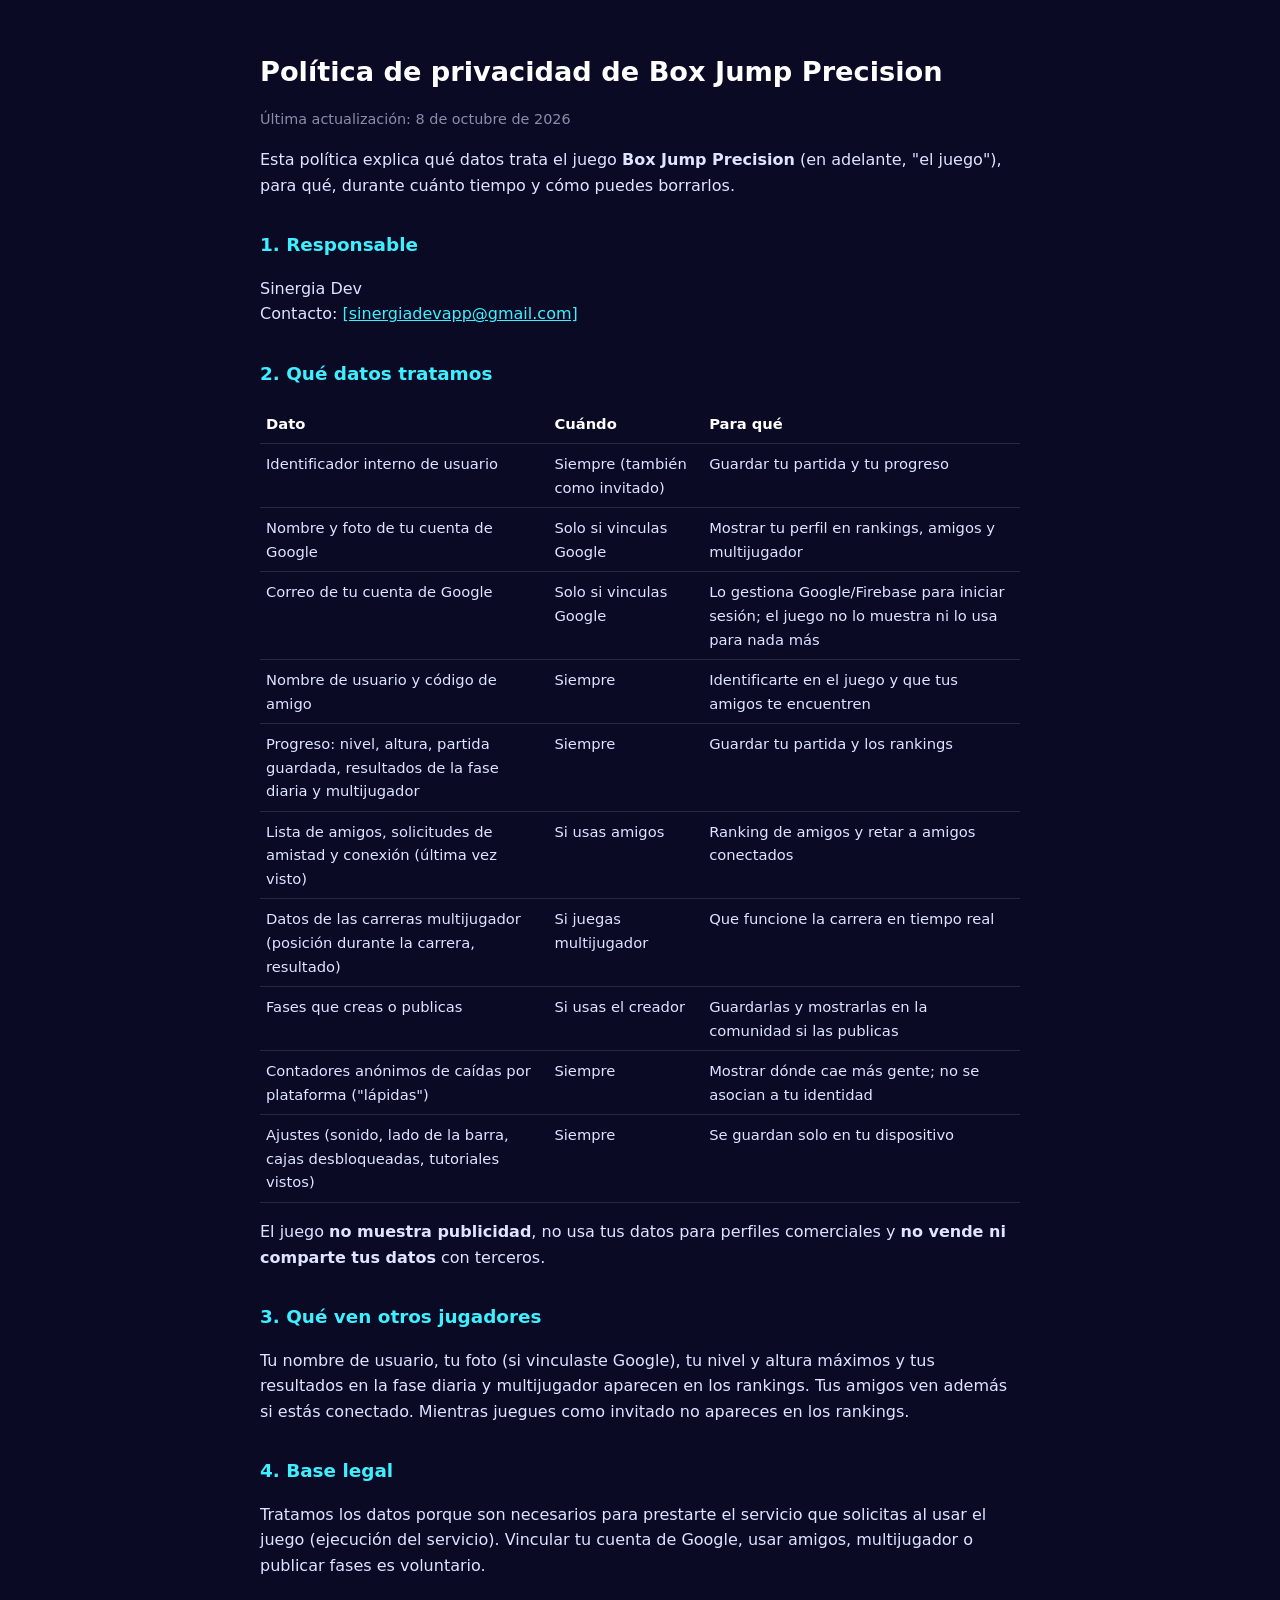
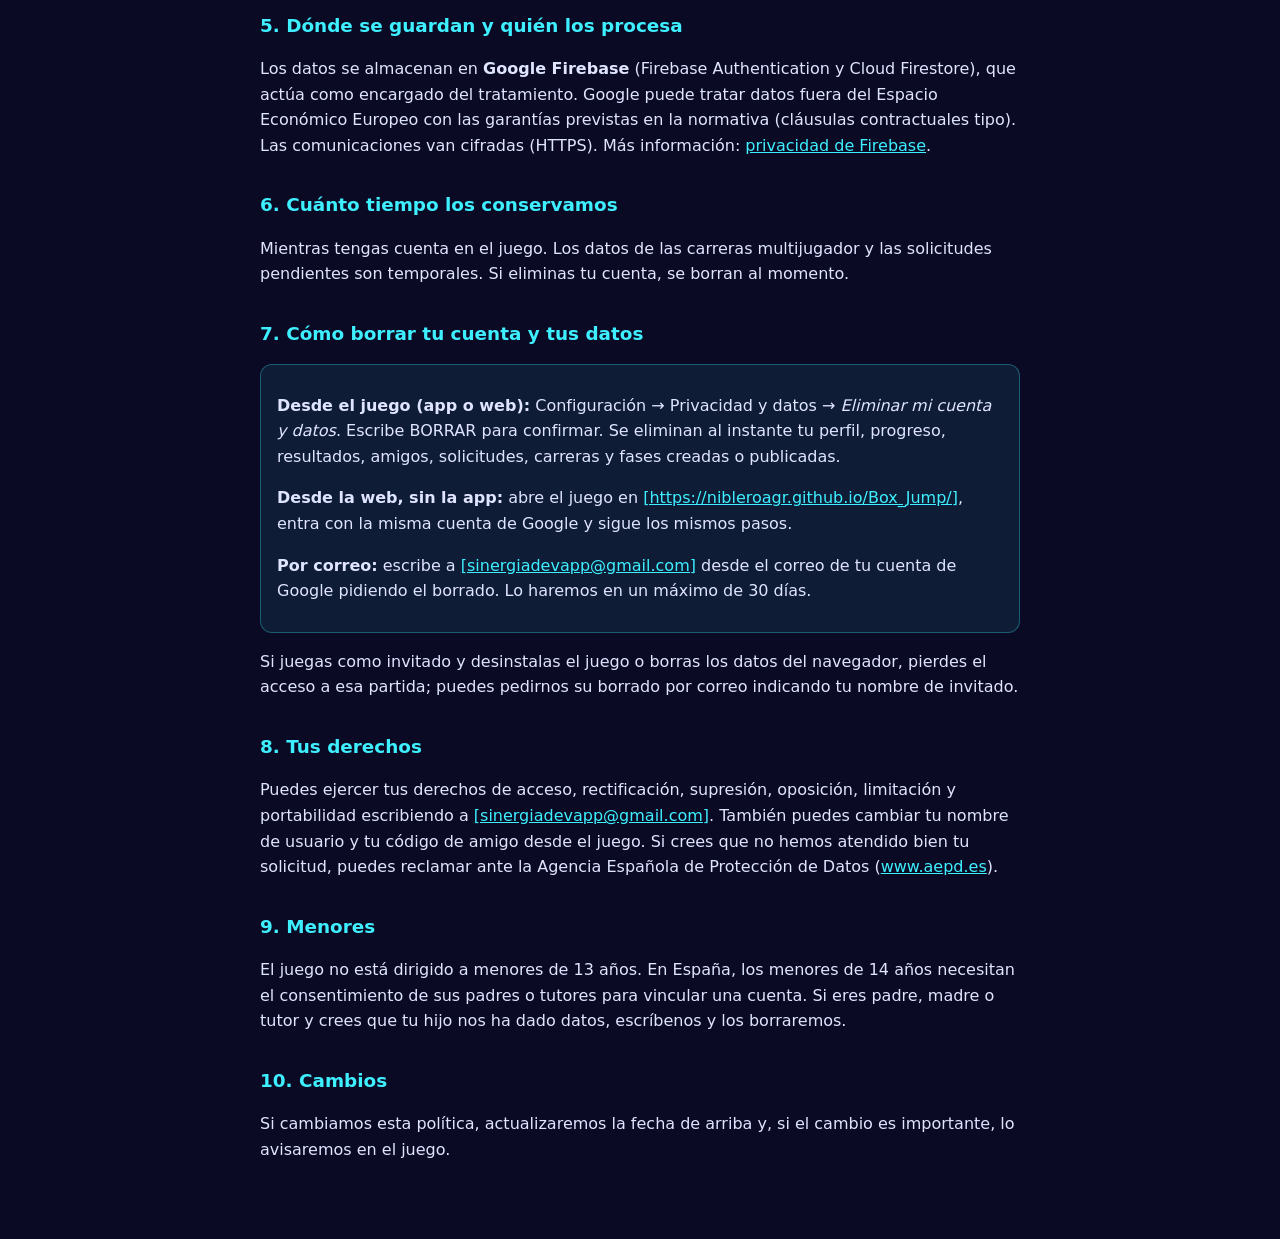
<file: privacy.html>
<!DOCTYPE html>
<html lang="es">
<head>
<meta charset="UTF-8">
<meta name="viewport" content="width=device-width, initial-scale=1">
<title>Política de privacidad · Box Jump Precision</title>
<style>
  :root { color-scheme: dark; }
  body { margin: 0; background: #0b0a24; color: #dfe4ff; font: 16px/1.6 -apple-system, system-ui, "Segoe UI", Roboto, sans-serif; }
  main { max-width: 760px; margin: 0 auto; padding: 32px 20px 60px; }
  h1 { color: #fff; font-size: 1.7rem; margin-bottom: 0.2rem; }
  h2 { color: #3ef0ff; font-size: 1.15rem; margin-top: 2rem; }
  .date { opacity: 0.6; font-size: 0.9rem; }
  table { width: 100%; border-collapse: collapse; font-size: 0.92rem; }
  th, td { text-align: left; padding: 8px 6px; border-bottom: 1px solid rgba(255,255,255,0.12); vertical-align: top; }
  th { color: #fff; }
  .box { background: rgba(62,240,255,0.08); border: 1px solid rgba(62,240,255,0.3); border-radius: 12px; padding: 12px 16px; }
  a { color: #3ef0ff; }
  .wrap { overflow-x: auto; }
</style>
</head>
<body>
<main>
<h1>Política de privacidad de Box Jump Precision</h1>
<p class="date">Última actualización: 8 de octubre de 2026</p>

<p>Esta política explica qué datos trata el juego <strong>Box Jump Precision</strong> (en adelante, "el juego"), para qué, durante cuánto tiempo y cómo puedes borrarlos.</p>

<h2>1. Responsable</h2>
<p>Sinergia Dev<br>Contacto: <a href="mailto:[sinergiadevapp@gmail.com]">[sinergiadevapp@gmail.com]</a></p>

<h2>2. Qué datos tratamos</h2>
<div class="wrap">
<table>
<tr><th>Dato</th><th>Cuándo</th><th>Para qué</th></tr>
<tr><td>Identificador interno de usuario</td><td>Siempre (también como invitado)</td><td>Guardar tu partida y tu progreso</td></tr>
<tr><td>Nombre y foto de tu cuenta de Google</td><td>Solo si vinculas Google</td><td>Mostrar tu perfil en rankings, amigos y multijugador</td></tr>
<tr><td>Correo de tu cuenta de Google</td><td>Solo si vinculas Google</td><td>Lo gestiona Google/Firebase para iniciar sesión; el juego no lo muestra ni lo usa para nada más</td></tr>
<tr><td>Nombre de usuario y código de amigo</td><td>Siempre</td><td>Identificarte en el juego y que tus amigos te encuentren</td></tr>
<tr><td>Progreso: nivel, altura, partida guardada, resultados de la fase diaria y multijugador</td><td>Siempre</td><td>Guardar tu partida y los rankings</td></tr>
<tr><td>Lista de amigos, solicitudes de amistad y conexión (última vez visto)</td><td>Si usas amigos</td><td>Ranking de amigos y retar a amigos conectados</td></tr>
<tr><td>Datos de las carreras multijugador (posición durante la carrera, resultado)</td><td>Si juegas multijugador</td><td>Que funcione la carrera en tiempo real</td></tr>
<tr><td>Fases que creas o publicas</td><td>Si usas el creador</td><td>Guardarlas y mostrarlas en la comunidad si las publicas</td></tr>
<tr><td>Contadores anónimos de caídas por plataforma ("lápidas")</td><td>Siempre</td><td>Mostrar dónde cae más gente; no se asocian a tu identidad</td></tr>
<tr><td>Ajustes (sonido, lado de la barra, cajas desbloqueadas, tutoriales vistos)</td><td>Siempre</td><td>Se guardan solo en tu dispositivo</td></tr>
</table>
</div>
<p>El juego <strong>no muestra publicidad</strong>, no usa tus datos para perfiles comerciales y <strong>no vende ni comparte tus datos</strong> con terceros.</p>

<h2>3. Qué ven otros jugadores</h2>
<p>Tu nombre de usuario, tu foto (si vinculaste Google), tu nivel y altura máximos y tus resultados en la fase diaria y multijugador aparecen en los rankings. Tus amigos ven además si estás conectado. Mientras juegues como invitado no apareces en los rankings.</p>

<h2>4. Base legal</h2>
<p>Tratamos los datos porque son necesarios para prestarte el servicio que solicitas al usar el juego (ejecución del servicio). Vincular tu cuenta de Google, usar amigos, multijugador o publicar fases es voluntario.</p>

<h2>5. Dónde se guardan y quién los procesa</h2>
<p>Los datos se almacenan en <strong>Google Firebase</strong> (Firebase Authentication y Cloud Firestore), que actúa como encargado del tratamiento. Google puede tratar datos fuera del Espacio Económico Europeo con las garantías previstas en la normativa (cláusulas contractuales tipo). Las comunicaciones van cifradas (HTTPS). Más información: <a href="https://firebase.google.com/support/privacy" target="_blank" rel="noopener">privacidad de Firebase</a>.</p>

<h2>6. Cuánto tiempo los conservamos</h2>
<p>Mientras tengas cuenta en el juego. Los datos de las carreras multijugador y las solicitudes pendientes son temporales. Si eliminas tu cuenta, se borran al momento.</p>

<h2>7. Cómo borrar tu cuenta y tus datos</h2>
<div class="box">
<p><strong>Desde el juego (app o web):</strong> Configuración → Privacidad y datos → <em>Eliminar mi cuenta y datos</em>. Escribe BORRAR para confirmar. Se eliminan al instante tu perfil, progreso, resultados, amigos, solicitudes, carreras y fases creadas o publicadas.</p>
<p><strong>Desde la web, sin la app:</strong> abre el juego en <a href="[https://nibleroagr.github.io/Box_Jump/]">[https://nibleroagr.github.io/Box_Jump/]</a>, entra con la misma cuenta de Google y sigue los mismos pasos.</p>
<p><strong>Por correo:</strong> escribe a <a href="mailto:[sinergiadevapp@gmail.com]">[sinergiadevapp@gmail.com]</a> desde el correo de tu cuenta de Google pidiendo el borrado. Lo haremos en un máximo de 30 días.</p>
</div>
<p>Si juegas como invitado y desinstalas el juego o borras los datos del navegador, pierdes el acceso a esa partida; puedes pedirnos su borrado por correo indicando tu nombre de invitado.</p>

<h2>8. Tus derechos</h2>
<p>Puedes ejercer tus derechos de acceso, rectificación, supresión, oposición, limitación y portabilidad escribiendo a <a href="mailto:[sinergiadevapp@gmail.com]">[sinergiadevapp@gmail.com]</a>. También puedes cambiar tu nombre de usuario y tu código de amigo desde el juego. Si crees que no hemos atendido bien tu solicitud, puedes reclamar ante la Agencia Española de Protección de Datos (<a href="https://www.aepd.es" target="_blank" rel="noopener">www.aepd.es</a>).</p>

<h2>9. Menores</h2>
<p>El juego no está dirigido a menores de 13 años. En España, los menores de 14 años necesitan el consentimiento de sus padres o tutores para vincular una cuenta. Si eres padre, madre o tutor y crees que tu hijo nos ha dado datos, escríbenos y los borraremos.</p>

<h2>10. Cambios</h2>
<p>Si cambiamos esta política, actualizaremos la fecha de arriba y, si el cambio es importante, lo avisaremos en el juego.</p>
</main>
</body>
</html>
</file>
